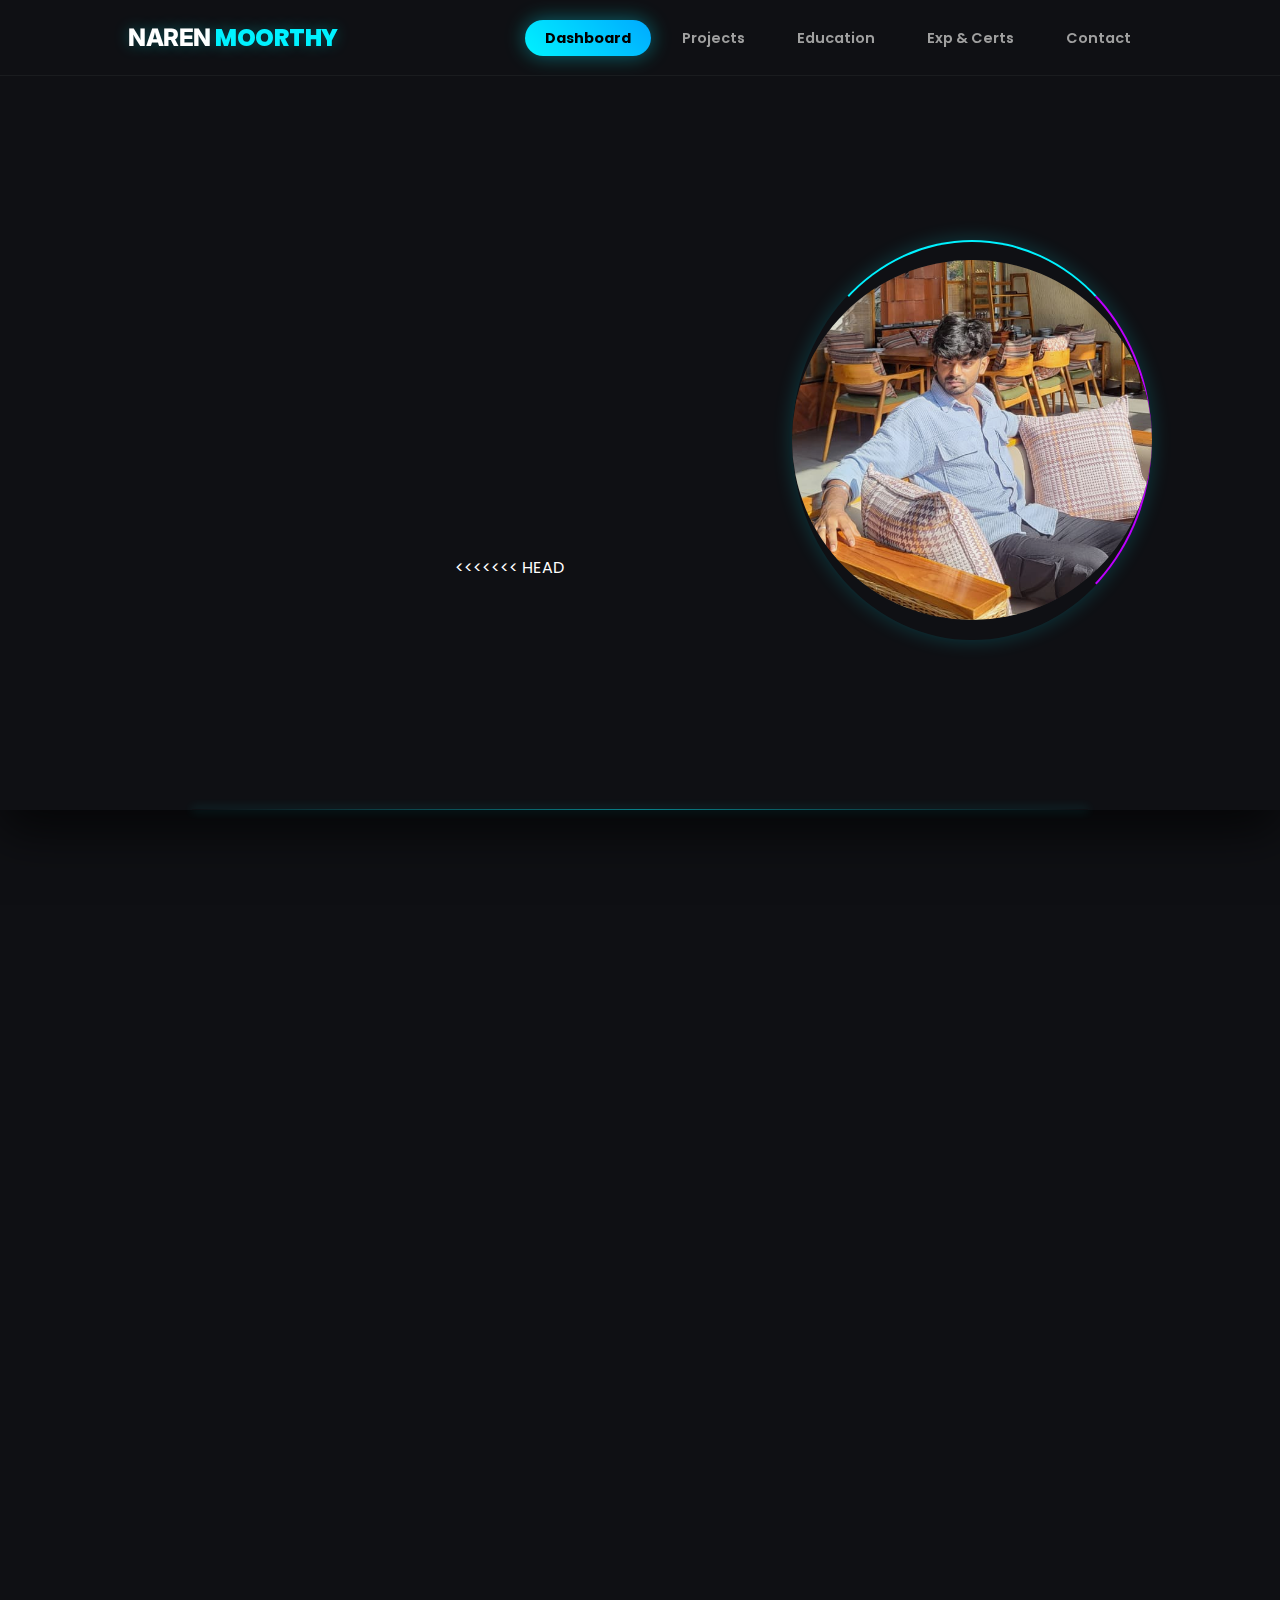
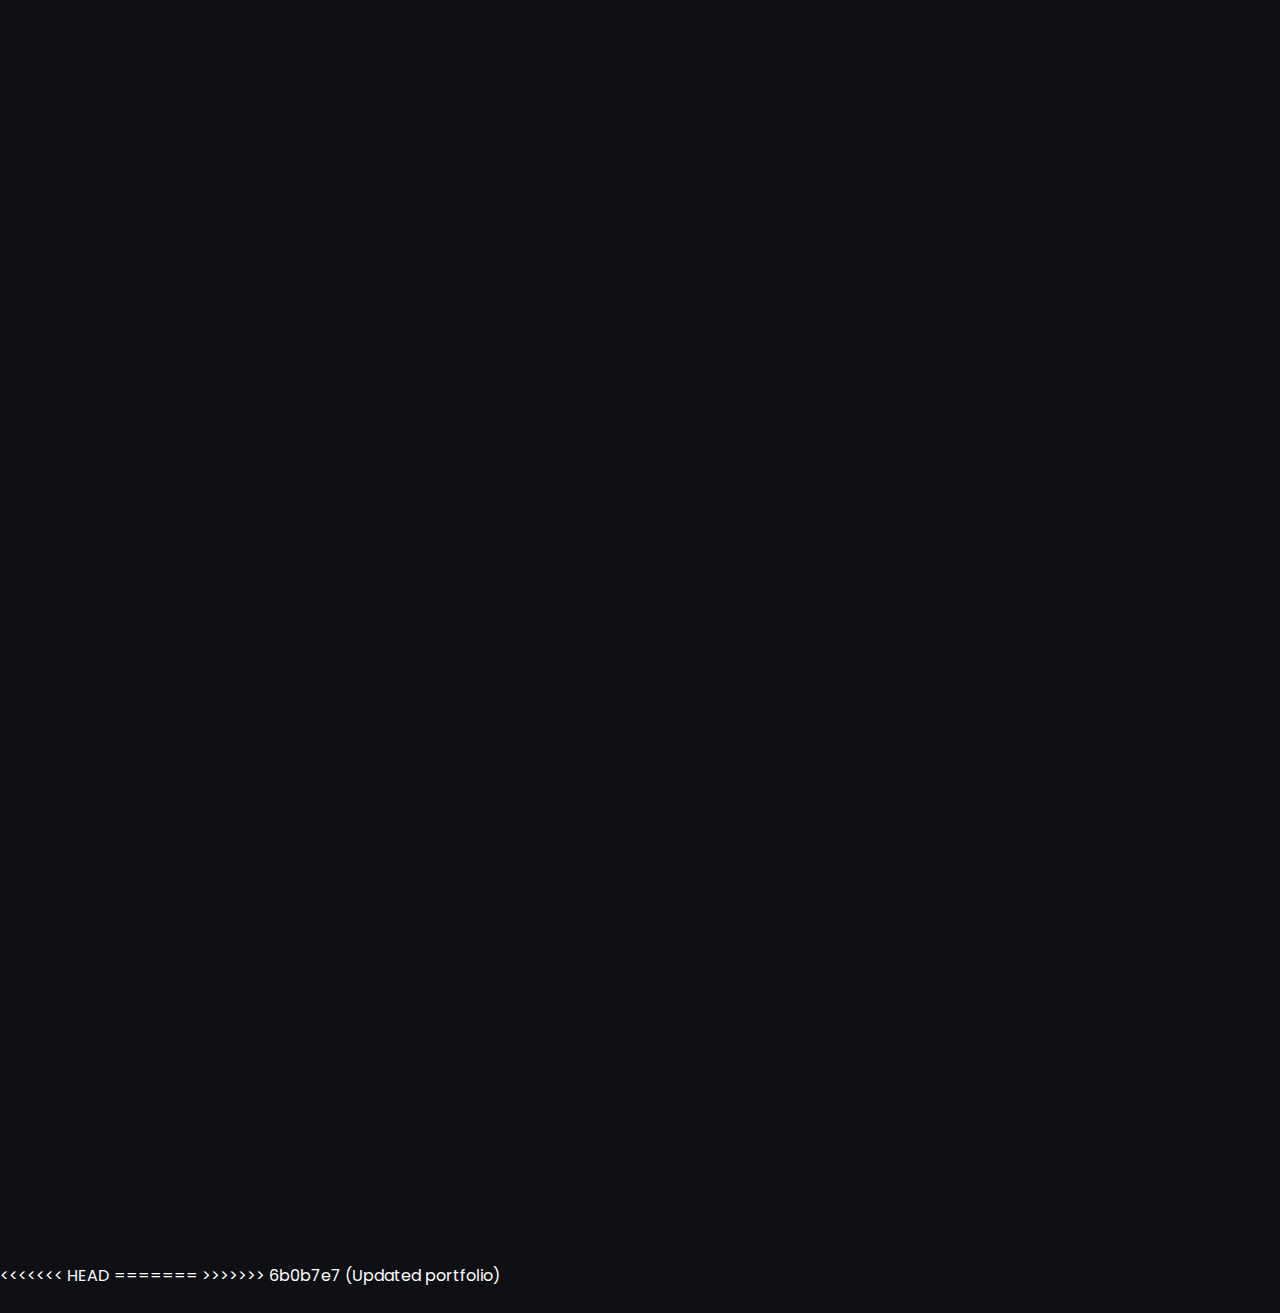
<file: index.html>
<!DOCTYPE html>
<html lang="en">

<head>
    <meta charset="UTF-8">
    <meta name="viewport" content="width=device-width, initial-scale=1.0">
    <title>Naren Moorthy | Dashboard</title>
    <link
        href="https://fonts.googleapis.com/css2?family=Inter:wght@400;600;700;800&family=Poppins:wght@300;400;500;600&display=swap"
        rel="stylesheet">
    <link rel="stylesheet" href="https://cdnjs.cloudflare.com/ajax/libs/font-awesome/6.4.0/css/all.min.css">
    <link rel="stylesheet" href="style.css">
</head>

<body>

    <header>
        <div class="brand">NAREN <span>MOORTHY</span></div>
        <ul class="nav-links">
            <li><a href="index.html" class="active">Dashboard</a></li>
            <li><a href="projects.html">Projects</a></li>
            <li><a href="education.html">Education</a></li>
            <li><a href="experience.html">Exp & Certs</a></li>
            <li><a href="contact.html">Contact</a></li>
        </ul>
    </header>

    <section class="hero">
        <div class="hero-text">
            <h3 class="typing-wrapper">Hey, I'm Naren Moorthy</h3>

            <h1 class="shimmer-text">Full Stack Developer <br> & Security Analyst</h1>

            <p>
                A Pre Final Year BTech CSE student bridging the gap between secure architectures and scalable
                applications.
                Specializing in <strong>Computer Vision & AI</strong> models, <strong>Modern Full Stack
                    (MERN/Next.js)</strong> development,
                and offensive <strong>CyberSecurity</strong> operations.
            </p>

            <a href="contact.html" class="btn btn-primary">Get in Touch</a>
            <a href="projects.html" class="btn btn-outline">View Work</a>
<<<<<<< HEAD
            
            <a href="CB.SC.U4CSE23637(7).pdf" download="Naren_Moorthy_Resume" class="btn btn-outline">
=======

            <a href="cb.sc.u4cse23637.pdf" download="Naren_Moorthy_Resume" class="btn btn-outline">
>>>>>>> 6b0b7e7 (Updated portfolio)
                Download CV <i class="fas fa-download"></i>
            </a>
        </div>

        <div class="hero-img">
            <div class="img-ring"></div>
            <img src="profile_pic.jpg" alt="Naren Profile" class="my-photo"
                style="object-fit: cover; object-position: 50% 80% !important;">
        </div>
    </section>

    <section class="about-section reveal">
        <div class="about-services">
            <div class="service-row">
                <div class="s-icon"><i class="fas fa-eye"></i></div>
                <div class="s-text">
                    <h4>AI & Computer Vision</h4>
                    <p>Building multimodal vision models, agentic LLM workflows, and fine-tuning Neural Networks.</p>
                </div>
            </div>
            <div class="service-row">
                <div class="s-icon"><i class="fas fa-layer-group"></i></div>
                <div class="s-text">
                    <h4>Full Stack Engineering</h4>
                    <p>Developing robust, real-time web apps with React, Next.js, Node.js, and WebSockets.</p>
                </div>
            </div>
            <div class="service-row">
                <div class="s-icon"><i class="fas fa-shield-alt"></i></div>
                <div class="s-text">
                    <h4>CyberSecurity</h4>
                    <p>Vulnerability assessment and securing platforms using different Kali Linux Tools and Zero-Trust
                        logic.</p>
                </div>
            </div>
        </div>

        <div class="about-bio">
            <h2>About <span style="color:var(--accent)">Me</span></h2>
            <p>
                I am a pre final-year B.Tech student at <strong>Amrita Vishwa Vidyapeetham</strong> (CGPA 8.57).
<<<<<<< HEAD
                I don't just write code; I secure it. From engineering blockchain supply chains on <strong>Ethereum Sepolia</strong> to conducting penetration tests using <strong>Burp Suite</strong>, my goal is to build software that is efficient, intelligent, and hack-proof.
=======
                I don't just write code; I secure it. From engineering blockchain supply chains on <strong>Ethereum
                    Sepolia</strong> to conducting penetration tests using <strong>Burp Suite</strong>, my goal is to
                build software that is efficient, intelligent, and hack-proof.
>>>>>>> 6b0b7e7 (Updated portfolio)
            </p>

            <div class="stats-container">
                <div class="stat-box">
                    <div class="gpa-circle">
                        <div class="gpa-inner">
                            <span class="gpa-val">8.57</span>
                            <span class="gpa-max">/ 10</span>
                        </div>
                    </div>
                    <div class="stat-label">CGPA Score</div>
                </div>

                <div class="stat-box">
                    <div class="stat-number">15<span>+</span></div>
                    <div class="stat-label">Major Projects<br>(AI, Web3, CyberSecurity, Full Stack)</div>
                </div>

                <div class="stat-box">
                    <div class="stat-number">4<span>Months</span></div>
                    <div class="stat-label">Internship<br>Experience</div>
                </div>
            </div>
        </div>
    </section>

    <section class="workflow-section reveal">
        <h2 class="skills-title">The <span style="color:var(--accent)">ThinkFlow</span></h2>
        <p style="color:var(--text-gray); margin-bottom: 20px;">My unique approach combining development creation with
            security destruction.</p>

        <div class="workflow-grid">
            <div class="workflow-step">
                <span class="step-number">01</span>
                <i class="fas fa-layer-group step-icon"></i>
                <div class="step-title">Architect & Build</div>
                <p style="font-size: 0.9rem; color: #aaa;">Developing scalable Full Stack apps using React/Next.js,
                    Node.js, and
                    Smart Contracts.</p>
            </div>

            <div class="workflow-step">
                <span class="step-number">02</span>
                <i class="fas fa-biohazard step-icon" style="color: var(--accent-purple)"></i>
                <div class="step-title">Attack & Audit</div>
                <p style="font-size: 0.9rem; color: #aaa;">Stress-testing the system using Burp Suite, Kali Tools, and
                    Manual Penetration Testing.</p>
            </div>

            <div class="workflow-step">
                <span class="step-number">03</span>
                <i class="fas fa-shield-alt step-icon"></i>
                <div class="step-title">Fortify & Optimize</div>
                <p style="font-size: 0.9rem; color: #aaa;">Patching vulnerabilities, optimizing Algorithms (DSA), and
                    deploying secure code.</p>
            </div>
        </div>
    </section>

    <div class="skills-container reveal">
<<<<<<< HEAD
        <h2 class="skills-title">Technical <span style="color:var(--accent)">Stack</span></h2>
        
=======
        <h2 class="skills-title">Technical <span style="color:var(--accent)">Arsenal</span></h2>

>>>>>>> 6b0b7e7 (Updated portfolio)
        <div class="skills-grid">

            <div class="skill-card">
                <i class="fab fa-react skill-icon"></i>
                <div class="skill-name">Modern Full Stack</div>
                <div class="progress-bar">
                    <div class="progress-fill" style="width: 90%"></div>
                </div>
                <div class="skill-percent">React/Next.js, Node.js, Prisma, MongoDB</div>
            </div>

            <div class="skill-card">
                <i class="fas fa-code skill-icon"></i>
                <div class="skill-name">Core Languages</div>
                <div class="progress-bar">
                    <div class="progress-fill" style="width: 95%"></div>
                </div>
                <div class="skill-percent">Java, C++, C, Python, TypeScript</div>
            </div>

            <div class="skill-card">
                <i class="fas fa-bug skill-icon" style="color:#ff0055"></i>
                <div class="skill-name">Offensive Security</div>
                <div class="progress-bar">
                    <div class="progress-fill" style="width: 85%; background:#ff0055; box-shadow:0 0 10px #ff0055;">
                    </div>
                </div>
                <div class="skill-percent">Burp Suite, Metasploit, GoBuster</div>
            </div>

            <div class="skill-card">
                <i class="fas fa-network-wired skill-icon"></i>
                <div class="skill-name">Network Analysis</div>
                <div class="progress-bar">
                    <div class="progress-fill" style="width: 80%"></div>
                </div>
                <div class="skill-percent">Wireshark, Nmap, Scapy</div>
            </div>

            <div class="skill-card">
                <i class="fas fa-brain skill-icon"></i>
                <div class="skill-name">AI & Vision</div>
                <div class="progress-bar">
                    <div class="progress-fill" style="width: 85%"></div>
                </div>
                <div class="skill-percent">PyTorch, OpenCV, ViT, MediaPipe, LLMs</div>
            </div>

            <div class="skill-card">
                <i class="fab fa-ethereum skill-icon"></i>
                <div class="skill-name">Blockchain</div>
                <div class="progress-bar">
                    <div class="progress-fill" style="width: 75%"></div>
                </div>
                <div class="skill-percent">Solidity, Ethereum Sepolia, Web3.js</div>
            </div>

            <div class="skill-card">
                <i class="fab fa-html5 skill-icon"></i>
                <div class="skill-name">Web Technologies</div>
                <div class="progress-bar">
                    <div class="progress-fill" style="width: 90%"></div>
                </div>
                <div class="skill-percent">REST/WebSockets, WebRTC, PWA, JWT</div>
            </div>

            <div class="skill-card">
                <i class="fas fa-database skill-icon"></i>
                <div class="skill-name">Data & Algo</div>
                <div class="progress-bar">
                    <div class="progress-fill" style="width: 85%"></div>
                </div>
                <div class="skill-percent">DSA, Problem Solving</div>
            </div>

        </div>
    </div>

    <script src="script.js"></script>
</body>
<<<<<<< HEAD
</html>
=======

</html>
>>>>>>> 6b0b7e7 (Updated portfolio)
</file>
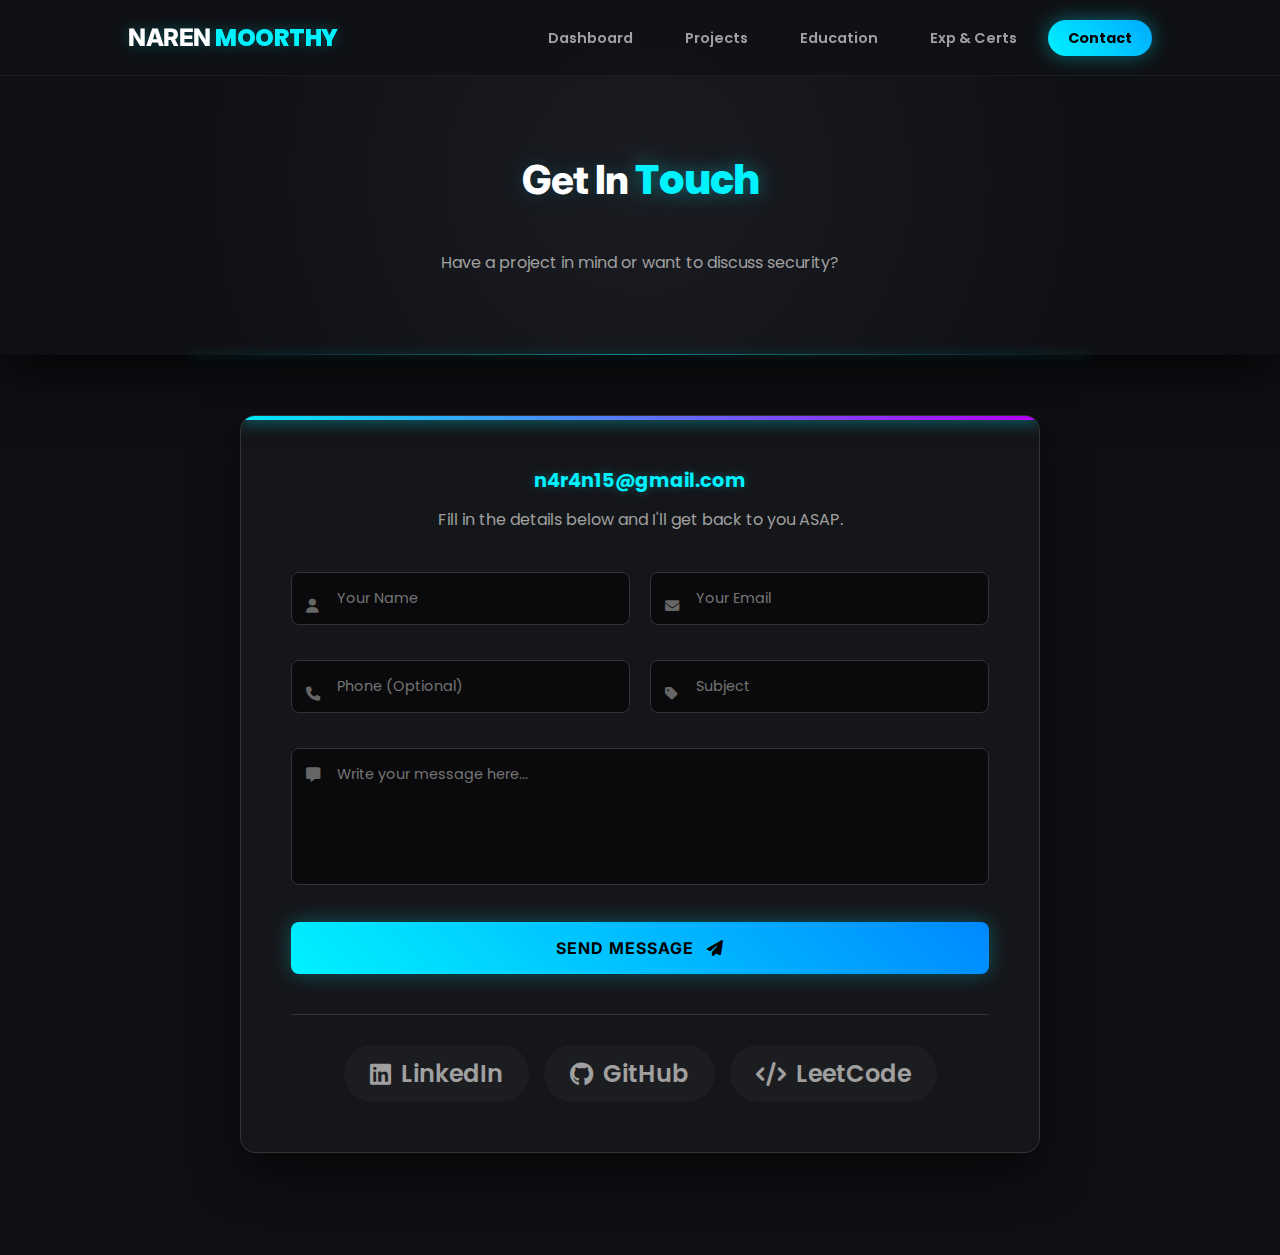
<file: contact.html>
<!DOCTYPE html>
<html lang="en">
<head>
    <meta charset="UTF-8">
    <meta name="viewport" content="width=device-width, initial-scale=1.0">
    <title>Naren Moorthy | Contact</title>
    <link href="https://fonts.googleapis.com/css2?family=Inter:wght@400;600;700;800&family=Poppins:wght@300;400;500;600&display=swap" rel="stylesheet">
    <link rel="stylesheet" href="https://cdnjs.cloudflare.com/ajax/libs/font-awesome/6.4.0/css/all.min.css">
    <link rel="stylesheet" href="style.css">
    <style>
        /* Specific Styles for Contact Page */
        .contact-hero {
            text-align: center;
            padding: 150px 10% 80px;
            background: radial-gradient(circle at center, #1a1c22 0%, var(--bg-dark) 70%);
        }

        .contact-box {
            width: 100%;
            max-width: 800px;
            background: #15161a; /* Darker card background */
            padding: 50px;
            border-radius: 15px;
            border: 1px solid #333;
            box-shadow: 0 20px 50px rgba(0,0,0,0.6);
            margin: 0 auto;
            position: relative;
            overflow: hidden;
            transition: 0.3s;
        }

        /* Top Neon Line */
        .contact-box::before {
            content: '';
            position: absolute;
            top: 0; left: 0; width: 100%; height: 4px;
            background: linear-gradient(90deg, var(--accent), var(--accent-purple));
            box-shadow: 0 0 15px var(--accent);
        }

        .contact-box:hover {
            border-color: rgba(0, 242, 255, 0.3);
            transform: translateY(-5px);
        }

        .info-text {
            text-align: center;
            color: var(--text-gray);
            margin-bottom: 40px;
            line-height: 1.6;
            font-size: 1rem;
        }

        .email-highlight {
            color: var(--accent);
            font-weight: 700;
            font-size: 1.2rem;
            margin-bottom: 10px;
            display: inline-block;
            text-shadow: 0 0 10px rgba(0, 242, 255, 0.3);
        }

        /* Form Grid */
        .form-grid {
            display: grid;
            grid-template-columns: 1fr 1fr;
            gap: 20px;
            margin-bottom: 20px;
        }

        /* Input Styling */
        .input-wrapper { position: relative; }

        .input-wrapper i {
            position: absolute;
            left: 15px; top: 50%;
            transform: translateY(-50%);
            color: #666;
            font-size: 0.9rem;
            transition: 0.3s;
        }
        
        .input-wrapper.msg-wrapper i { top: 20px; transform: none; }

        form input, form textarea {
            width: 100%;
            padding: 15px 15px 15px 45px;
            background: #0a0a0c;
            border: 1px solid #333;
            color: #fff;
            border-radius: 8px;
            font-family: 'Poppins', sans-serif;
            font-size: 0.9rem;
            transition: 0.3s ease;
        }

        form input:focus, form textarea:focus {
            outline: none;
            border-color: var(--accent);
            box-shadow: 0 0 15px rgba(0, 242, 255, 0.15);
            background: #111;
        }
        
        .input-wrapper input:focus + i,
        .input-wrapper textarea:focus + i {
            color: var(--accent);
            text-shadow: 0 0 8px var(--accent);
        }

        textarea { resize: none; }

        /* Submit Button */
        .submit-btn {
            width: 100%;
            padding: 16px;
            background: linear-gradient(45deg, var(--accent), #0088ff);
            border: none;
            border-radius: 8px;
            font-weight: 700;
            font-family: 'Inter', sans-serif;
            letter-spacing: 1px;
            color: #000;
            cursor: pointer;
            transition: 0.3s;
            text-transform: uppercase;
            font-size: 1rem;
            margin-top: 15px;
            box-shadow: 0 0 20px rgba(0, 242, 255, 0.3);
        }

        .submit-btn:hover {
            transform: translateY(-3px);
            box-shadow: 0 0 30px rgba(0, 242, 255, 0.6);
            color: #fff;
        }

        /* Social Badges */
        .socials {
            display: flex;
            justify-content: center;
            gap: 15px;
            margin-top: 40px;
            border-top: 1px solid #333;
            padding-top: 30px;
        }

        .social-btn {
            display: flex;
            align-items: center;
            gap: 10px;
            padding: 10px 25px;
            background: rgba(255,255,255,0.03);
            border: 1px solid transparent;
            border-radius: 30px;
            color: var(--text-gray);
            font-size: 0.9rem;
            font-weight: 600;
            transition: 0.3s;
        }

        .social-btn:hover {
            background: rgba(0, 242, 255, 0.1);
            border-color: var(--accent);
            color: var(--accent);
            transform: translateY(-3px);
            box-shadow: 0 0 15px rgba(0, 242, 255, 0.2);
        }

        @media(max-width: 600px) {
            .form-grid { grid-template-columns: 1fr; }
            .contact-box { padding: 30px 20px; }
            .socials { flex-wrap: wrap; }
        }
    </style>
</head>
<body>

    <header>
        <div class="brand">NAREN <span>MOORTHY</span></div>
        <ul class="nav-links">
            <li><a href="index.html">Dashboard</a></li>
            <li><a href="projects.html">Projects</a></li>
            <li><a href="education.html">Education</a></li>
            <li><a href="experience.html">Exp & Certs</a></li>
            <li><a href="contact.html" class="active">Contact</a></li>
        </ul>
    </header>

    <section class="contact-hero reveal">
        <h1 class="page-title">Get In <span style="color:var(--accent)">Touch</span></h1>
        <p style="color:var(--text-gray);">Have a project in mind or want to discuss security?</p>
    </section>

    <div class="container" style="padding-top: 60px;">
        
        <div class="contact-box reveal">
            
            <div class="info-text">
                <span class="email-highlight">n4r4n15@gmail.com</span><br>
                Fill in the details below and I'll get back to you ASAP.
            </div>

            <form action="https://formspree.io/f/mwvebwdq" method="POST">
                
                <div class="form-grid">
                    <div class="input-wrapper">
                        <input type="text" name="name" placeholder="Your Name" required>
                        <i class="fas fa-user"></i>
                    </div>
                    <div class="input-wrapper">
                        <input type="email" name="email" placeholder="Your Email" required>
                        <i class="fas fa-envelope"></i>
                    </div>
                </div>

                <div class="form-grid">
                    <div class="input-wrapper">
                        <input type="tel" name="phone" placeholder="Phone (Optional)">
                        <i class="fas fa-phone"></i>
                    </div>
                    <div class="input-wrapper">
                        <input type="text" name="subject" placeholder="Subject">
                        <i class="fas fa-tag"></i>
                    </div>
                </div>

                <div class="input-wrapper msg-wrapper">
                    <textarea name="message" rows="5" placeholder="Write your message here..." required></textarea>
                    <i class="fas fa-comment-alt"></i>
                </div>

                <button type="submit" class="submit-btn">
                    Send Message <i class="fas fa-paper-plane" style="margin-left:8px;"></i>
                </button>
            </form>

            <div class="socials">
                <a href="https://linkedin.com/in/naren-moorthy-ab3a29266/" target="_blank" class="social-btn">
                    <i class="fab fa-linkedin"></i> LinkedIn
                </a>
                <a href="https://github.com/Naren-bit" target="_blank" class="social-btn">
                    <i class="fab fa-github"></i> GitHub
                </a>
                <a href="https://leetcode.com/u/_naren_18/" target="_blank" class="social-btn">
                    <i class="fas fa-code"></i> LeetCode
                </a>
            </div>
        </div>
    </div>

    <script src="script.js"></script>
</body>
</html>
</file>
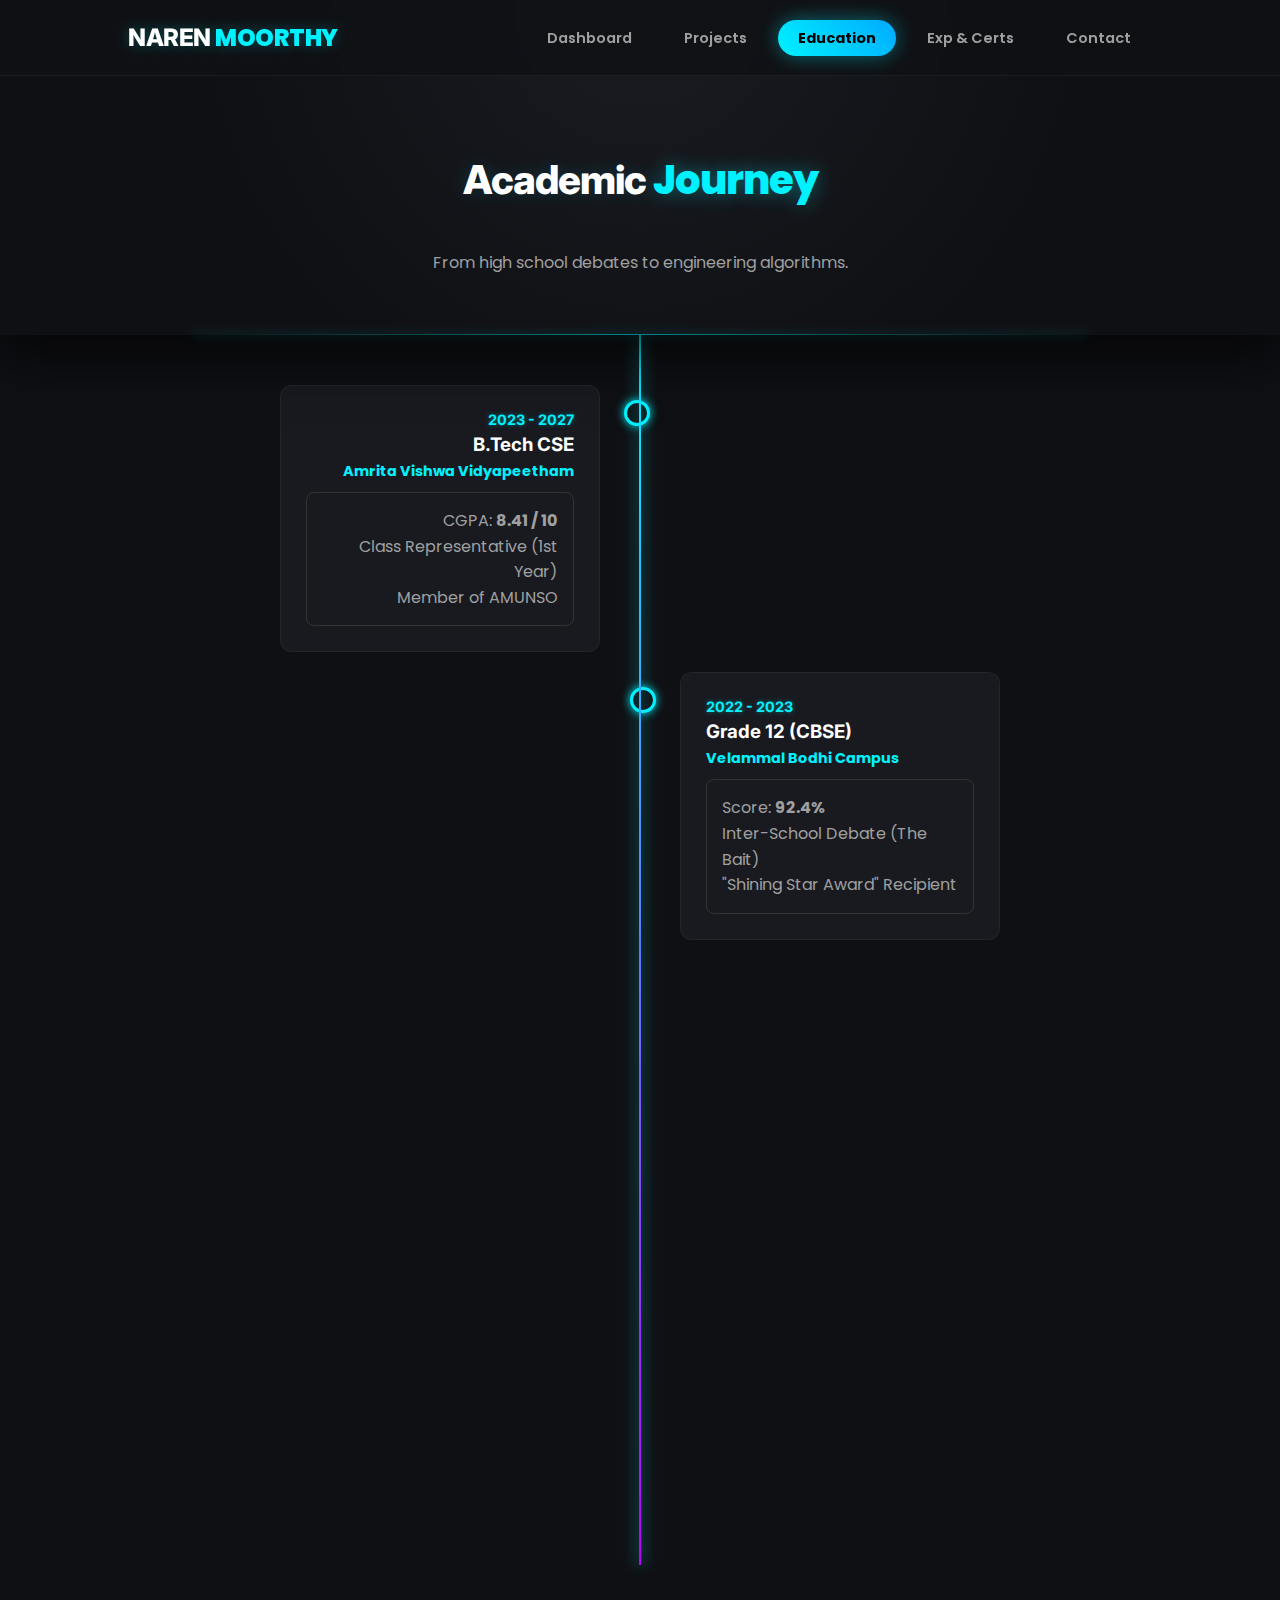
<file: education.html>
<!DOCTYPE html>
<html lang="en">
<head>
    <meta charset="UTF-8">
    <meta name="viewport" content="width=device-width, initial-scale=1.0">
    <title>Naren Moorthy | Education</title>
    <link href="https://fonts.googleapis.com/css2?family=Inter:wght@400;600;700;800&family=Poppins:wght@300;400;500;600&display=swap" rel="stylesheet">
    <link rel="stylesheet" href="https://cdnjs.cloudflare.com/ajax/libs/font-awesome/6.4.0/css/all.min.css">
    <link rel="stylesheet" href="style.css">
    <style>
        .edu-hero {
            text-align: center;
            padding: 150px 10% 60px;
            background: radial-gradient(circle at top, #1a1c22 0%, var(--bg-dark) 60%);
        }

        .timeline-container {
            max-width: 800px;
            margin: 0 auto;
            position: relative;
            padding: 40px 0;
        }

        .timeline-container::after {
            content: '';
            position: absolute;
            width: 2px;
            background: linear-gradient(180deg, var(--accent), var(--accent-purple));
            top: 0; bottom: 0; left: 50%;
            margin-left: -1px;
            box-shadow: 0 0 15px var(--accent);
        }

        .timeline-box {
            padding: 10px 40px;
            position: relative;
            background-color: inherit;
            width: 50%;
        }

        .timeline-box.left { left: 0; text-align: right; }
        .timeline-box.right { left: 50%; text-align: left; }

        .content-card {
            padding: 25px;
            background: var(--bg-card);
            border-radius: 12px;
            border: 1px solid rgba(255,255,255,0.05);
            position: relative;
            transition: 0.3s;
        }

        .content-card:hover {
            transform: scale(1.02);
            border-color: var(--accent);
            box-shadow: 0 0 25px rgba(0, 242, 255, 0.15);
        }

        .timeline-box::after {
            content: '';
            position: absolute;
            width: 20px; height: 20px;
            right: -10px;
            background: var(--bg-dark);
            border: 3px solid var(--accent);
            top: 25px;
            border-radius: 50%;
            z-index: 1;
            box-shadow: 0 0 10px var(--accent);
        }
        
        .timeline-box.right::after { left: -10px; }

        .achievements-grid {
            display: grid;
            grid-template-columns: repeat(auto-fit, minmax(250px, 1fr));
            gap: 20px;
            margin-top: 60px;
        }

        .achievement-item {
            background: rgba(255,255,255,0.02);
            padding: 20px;
            border-radius: 8px;
            border-left: 3px solid var(--accent-purple);
            display: flex;
            align-items: center;
            gap: 15px;
            transition: 0.3s;
        }

        .achievement-item:hover {
            background: rgba(255,255,255,0.05);
            transform: translateY(-5px);
            box-shadow: 0 0 15px rgba(189, 0, 255, 0.2);
        }

        @media screen and (max-width: 600px) {
            .timeline-container::after { left: 31px; }
            .timeline-box { width: 100%; padding-left: 70px; padding-right: 25px; }
            .timeline-box.left { text-align: left; }
            .timeline-box.left::after, .timeline-box.right::after { left: 21px; }
            .timeline-box.right { left: 0%; }
        }
    </style>
</head>
<body>

    <header>
        <div class="brand">NAREN <span>MOORTHY</span></div>
        <ul class="nav-links">
            <li><a href="index.html">Dashboard</a></li>
            <li><a href="projects.html">Projects</a></li>
            <li><a href="education.html" class="active">Education</a></li>
            <li><a href="experience.html">Exp & Certs</a></li>
            <li><a href="contact.html">Contact</a></li>
        </ul>
    </header>

    <section class="edu-hero reveal">
        <h1 class="page-title">Academic <span style="color:var(--accent)">Journey</span></h1>
        <p style="color:var(--text-gray);">From high school debates to engineering algorithms.</p>
    </section>

    <div class="container" style="padding-top: 0;">
        
        <div class="timeline-container">
            
            <div class="timeline-box left reveal">
                <div class="content-card">
                    <span class="year">2023 - 2027</span>
                    <h3 style="color:#fff; font-family:'Inter'; margin-bottom:5px;">B.Tech CSE</h3>
                    <h4 style="color:var(--accent); font-size:0.9rem; margin-bottom:10px;">Amrita Vishwa Vidyapeetham</h4>
                    <p class="details">
                        CGPA: <strong>8.41 / 10</strong><br>
                        Class Representative (1st Year)<br>
                        Member of AMUNSO
                    </p>
                </div>
            </div>

            <div class="timeline-box right reveal">
                <div class="content-card">
                    <span class="year">2022 - 2023</span>
                    <h3 style="color:#fff; font-family:'Inter'; margin-bottom:5px;">Grade 12 (CBSE)</h3>
                    <h4 style="color:var(--accent); font-size:0.9rem; margin-bottom:10px;">Velammal Bodhi Campus</h4>
                    <p class="details">
                        Score: <strong>92.4%</strong><br>
                        Inter-School Debate (The Bait)<br>
                        "Shining Star Award" Recipient
                    </p>
                </div>
            </div>

            <div class="timeline-box left reveal">
                <div class="content-card">
                    <span class="year">2020 - 2021</span>
                    <h3 style="color:#fff; font-family:'Inter'; margin-bottom:5px;">Grade 10 (CBSE)</h3>
                    <h4 style="color:var(--accent); font-size:0.9rem; margin-bottom:10px;">Queen Mira International</h4>
                    <p class="details">
                        Score: <strong>94.6%</strong><br>
                        Minister of Info & Broadcasting<br>
                        IIMUN 2019 Mock Parliament
                    </p>
                </div>
            </div>

            <div class="timeline-box right reveal">
                <div class="content-card">
                    <span class="year">2009-2018</span>
                    <h3 style="color:#fff; font-family:'Inter'; margin-bottom:5px;">Primary & Middle School</h3>
                    <h4 style="color:var(--accent); font-size:0.9rem; margin-bottom:10px;">Delhi Private School (DPS), Dubai</h4>
                    <p class="details">
                        <strong>Blue Blazer & Scholar Badge</strong><br>
                        Ignited Mind Award Recipient<br>
                        Al Sadiq Cricket Runner Up '14
                    </p>
                </div>
            </div>
        </div>

        <h2 class="page-title reveal" style="font-size: 2rem; margin-top: 80px;">Honors & <span style="color:var(--accent-purple)">Awards</span></h2>
        
        <div class="achievements-grid reveal">
            <div class="achievement-item">
                <i class="fas fa-user-tie" style="font-size: 2rem; color: #00f2ff;"></i>
                <div>
                    <h4 style="color:#fff;">Blue Blazer</h4>
                    <p style="font-size:0.8rem; color:#888;">Awarded for prestigious academic excellence</p>
                </div>
            </div>

            <div class="achievement-item">
                <i class="fas fa-medal" style="font-size: 2rem; color: #FFD700;"></i>
                <div>
                    <h4 style="color:#fff;">Scholar Badge</h4>
                    <p style="font-size:0.8rem; color:#888;">Consistent excellence (Grade 4, 6, 7, 8)</p>
                </div>
            </div>

            <div class="achievement-item">
                <i class="fas fa-lightbulb" style="font-size: 2rem; color: var(--accent);"></i>
                <div>
                    <h4 style="color:#fff;">Ignited Mind Award</h4>
                    <p style="font-size:0.8rem; color:#888;">Prestigious Academic Honor (DPS)</p>
                </div>
            </div>

            <div class="achievement-item">
                <i class="fas fa-star" style="font-size: 2rem; color: #ff00ff;"></i>
                <div>
                    <h4 style="color:#fff;">Shining Star Award</h4>
                    <p style="font-size:0.8rem; color:#888;">Academic Excellence in Grade 11</p>
                </div>
            </div>

            <div class="achievement-item">
                <i class="fas fa-users" style="font-size: 2rem; color: #00ff88;"></i>
                <div>
                    <h4 style="color:#fff;">Class Representative</h4>
                    <p style="font-size:0.8rem; color:#888;">First Year - Amrita University</p>
                </div>
            </div>

            <div class="achievement-item">
                <i class="fas fa-bullhorn" style="font-size: 2rem; color: #ff9900;"></i>
                <div>
                    <h4 style="color:#fff;">Student Council</h4>
                    <p style="font-size:0.8rem; color:#888;">Minister of Info & Broadcasting (QMIS)</p>
                </div>
            </div>

            <div class="achievement-item">
                <i class="fas fa-microphone-alt" style="font-size: 2rem; color: #ff4444;"></i>
                <div>
                    <h4 style="color:#fff;">Public Speaking</h4>
                    <p style="font-size:0.8rem; color:#888;">IIMUN Parliament & 'The Bait' Debate</p>
                </div>
            </div>

            <div class="achievement-item">
                <i class="fas fa-running" style="font-size: 2rem; color: var(--accent-purple);"></i>
                <div>
                    <h4 style="color:#fff;">Sports Achievements</h4>
                    <p style="font-size:0.8rem; color:#888;">Al Sadiq Cricket Runner Up & Sprinting</p>
                </div>
            </div>
        </div>

    </div>
    <script src="script.js"></script>
</body>
</html>
</file>
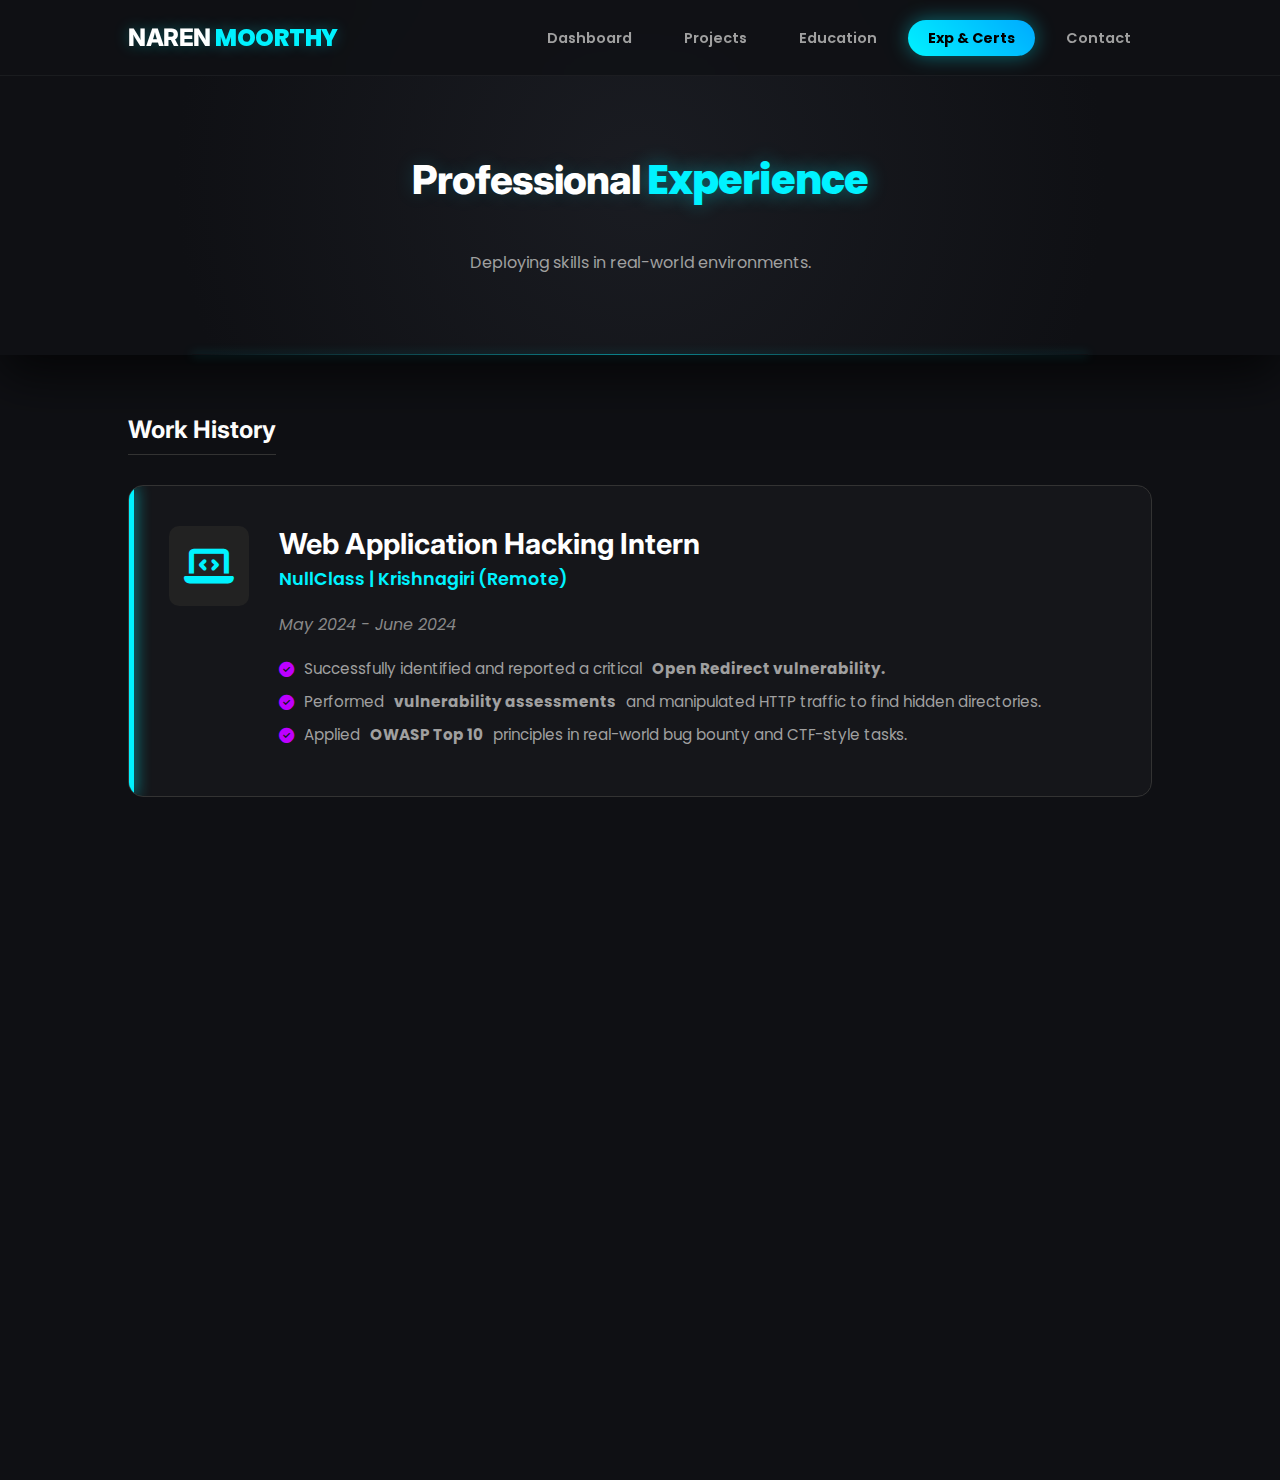
<file: experience.html>
<!DOCTYPE html>
<html lang="en">

<head>
    <meta charset="UTF-8">
    <meta name="viewport" content="width=device-width, initial-scale=1.0">
    <title>Naren Moorthy | Experience</title>
    <link
        href="https://fonts.googleapis.com/css2?family=Inter:wght@400;600;700;800&family=Poppins:wght@300;400;500;600&display=swap"
        rel="stylesheet">
    <link rel="stylesheet" href="https://cdnjs.cloudflare.com/ajax/libs/font-awesome/6.4.0/css/all.min.css">
    <link rel="stylesheet" href="style.css">
    <style>
        .exp-hero {
            text-align: center;
            padding: 150px 10% 80px;
            background: radial-gradient(circle at center, #1a1c22 0%, var(--bg-dark) 70%);
            position: relative;
        }

        .job-card {
            background: #15161a;
            border: 1px solid #333;
            border-radius: 15px;
            padding: 40px;
            margin-bottom: 60px;
            position: relative;
            overflow: hidden;
            display: flex;
            gap: 30px;
            align-items: flex-start;
            transition: 0.3s;
        }

        .job-card:hover {
            transform: translateY(-5px);
            border-color: var(--accent);
            box-shadow: 0 0 30px rgba(0, 0, 0, 0.4);
        }

        .job-card::before {
            content: '';
            position: absolute;
            left: 0;
            top: 0;
            bottom: 0;
            width: 5px;
            background: var(--accent);
            box-shadow: 0 0 15px var(--accent);
        }

        .company-logo-box {
            width: 80px;
            height: 80px;
            background: #222;
            border-radius: 10px;
            display: flex;
            align-items: center;
            justify-content: center;
            font-size: 2.5rem;
            color: var(--accent);
            flex-shrink: 0;
        }

        .job-details h3 {
            font-family: 'Inter';
            font-size: 1.8rem;
            margin-bottom: 5px;
        }

        .job-details h4 {
            color: var(--accent);
            font-size: 1.1rem;
            margin-bottom: 20px;
            font-weight: 600;
        }

        .task-list li {
            margin-bottom: 10px;
            color: var(--text-gray);
            font-size: 0.95rem;
            display: flex;
            align-items: flex-start;
            gap: 10px;
        }

        .task-list li i {
            color: var(--accent-purple);
            margin-top: 5px;
        }

        .certs-grid {
            display: grid;
            grid-template-columns: repeat(auto-fit, minmax(300px, 1fr));
            gap: 30px;
        }

        .cert-card {
            background: rgba(255, 255, 255, 0.03);
            padding: 25px;
            border-radius: 12px;
            border: 1px solid rgba(255, 255, 255, 0.05);
            display: flex;
            align-items: center;
            gap: 20px;
            transition: 0.3s;
        }

        .cert-card:hover {
            background: rgba(255, 255, 255, 0.05);
            border-color: var(--accent);
            transform: translateY(-5px);
            box-shadow: 0 0 20px rgba(0, 242, 255, 0.1);
        }

        @media(max-width: 768px) {
            .job-card {
                flex-direction: column;
            }
        }
    </style>
</head>

<body>

    <header>
        <div class="brand">NAREN <span>MOORTHY</span></div>
        <ul class="nav-links">
            <li><a href="index.html">Dashboard</a></li>
            <li><a href="projects.html">Projects</a></li>
            <li><a href="education.html">Education</a></li>
            <li><a href="experience.html" class="active">Exp & Certs</a></li>
            <li><a href="contact.html">Contact</a></li>
        </ul>
    </header>

    <section class="exp-hero reveal">
        <h1 class="page-title">Professional <span style="color:var(--accent)">Experience</span></h1>
        <p style="color:var(--text-gray);">Deploying skills in real-world environments.</p>
    </section>

    <div class="container" style="padding-top: 60px;">

        <div class="reveal">
            <h2
                style="font-family:'Inter'; margin-bottom:30px; border-bottom:1px solid #333; padding-bottom:10px; display:inline-block;">
                Work History
            </h2>

            <div class="job-card">
                <div class="company-logo-box">
                    <i class="fas fa-laptop-code"></i>
                </div>
                <div class="job-details">
                    <h3>Web Application Hacking Intern</h3>
                    <h4>NullClass | Krishnagiri (Remote)</h4>
                    <p style="color:#888; font-style:italic; margin-bottom:20px;">May 2024 - June 2024</p>

                    <ul class="task-list">
                        <li><i class="fas fa-check-circle"></i> Successfully identified and reported a critical
                            <strong>Open Redirect vulnerability.</strong>
                        </li>
                        <li><i class="fas fa-check-circle"></i> Performed <strong>vulnerability assessments</strong> and
                            manipulated HTTP traffic to find hidden directories.</li>
                        <li><i class="fas fa-check-circle"></i> Applied <strong>OWASP Top 10</strong> principles in
                            real-world bug bounty and CTF-style tasks.</li>
                    </ul>
                </div>
            </div>
        </div>
        <div class="reveal">
            <h2
                style="font-family:'Inter'; margin-bottom:30px; border-bottom:1px solid #333; padding-bottom:10px; display:inline-block;">
                Work History
            </h2>

            <div class="job-card">
                <div class="company-logo-box">
                    <i class="fas fa-laptop-code"></i>
                </div>
                <div class="job-details">
                    <h3>Full Stack Engineer Intern</h3>
                    <h4>MetatronCube Software Solutions | Toronto,Canada (Remote)</h4>
                    <p style="color:#888; font-style:italic; margin-bottom:20px;">Feb 2026 (Present)</p>

                    <ul class="task-list">
                        <li><i class="fas fa-check-circle"></i> Currently Ongoing</li>
                    </ul>
                </div>
            </div>
        </div>

        <div class="reveal" style="margin-top: 80px;">
            <h2
                style="font-family:'Inter'; margin-bottom:30px; border-bottom:1px solid #333; padding-bottom:10px; display:inline-block;">
                Certifications & Licenses
            </h2>

            <div class="certs-grid">
                <div class="cert-card">
                    <i class="fab fa-google" style="font-size: 2.5rem; color: #fff;"></i>
                    <div>
                        <h4 style="font-weight:700; color:#fff;">Foundations Of CyberSecurity</h4>
                        <p style="font-size:0.85rem; color:var(--accent);">Google CyberSecurity Professional Certficate
                        </p>
                    </div>
                </div>

                <div class="cert-card">
                    <i class="fas fa-shield-alt" style="font-size: 2.5rem; color: var(--accent-purple);"></i>
                    <div>
                        <h4 style="font-weight:700; color:#fff;">Complete Cybersecurity Vol.1</h4>
                        <p style="font-size:0.85rem; color:var(--accent);">StationX - Encryption & Malware</p>
                    </div>
                </div>
            </div>
        </div>

    </div>
    <script src="script.js"></script>
</body>

</html>
</file>
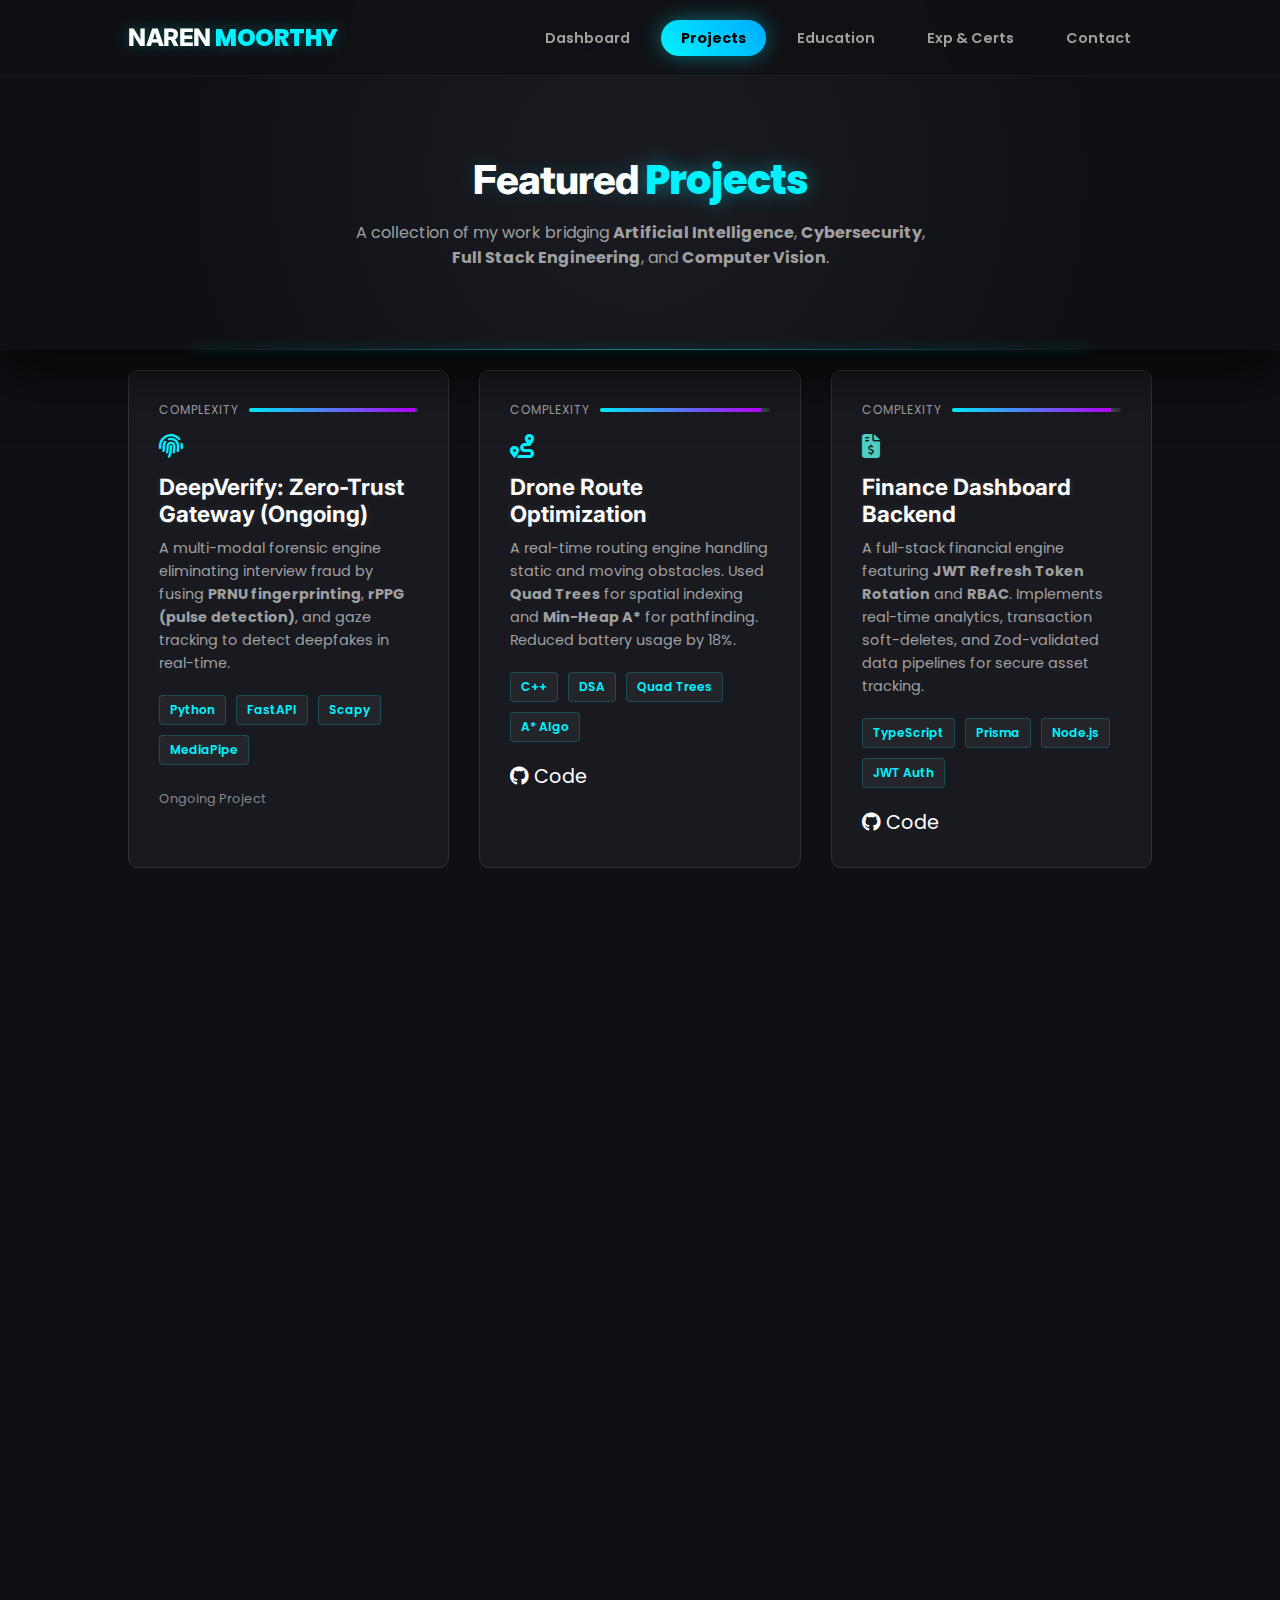
<file: projects.html>
<!DOCTYPE html>
<html lang="en">

<head>
    <meta charset="UTF-8">
    <meta name="viewport" content="width=device-width, initial-scale=1.0">
    <title>Naren Moorthy | Projects</title>
    <link
        href="https://fonts.googleapis.com/css2?family=Inter:wght@400;600;700;800&family=Poppins:wght@300;400;500;600&display=swap"
        rel="stylesheet">
    <link rel="stylesheet" href="https://cdnjs.cloudflare.com/ajax/libs/font-awesome/6.4.0/css/all.min.css">
    <link rel="stylesheet" href="style.css">
    <style>
        .project-hero {
            text-align: center;
            padding: 150px 10% 80px;
            background: radial-gradient(circle at center, #1a1c22 0%, var(--bg-dark) 70%);
        }

        .complexity-meter {
            display: flex;
            align-items: center;
            gap: 10px;
            margin-bottom: 15px;
            font-size: 0.75rem;
            color: var(--text-gray);
            font-family: 'Inter', sans-serif;
            text-transform: uppercase;
            letter-spacing: 1px;
        }

        .meter-bar {
            flex: 1;
            height: 4px;
            background: #333;
            border-radius: 2px;
            overflow: hidden;
        }

        .meter-fill {
            height: 100%;
            background: linear-gradient(90deg, var(--accent), var(--accent-purple));
            box-shadow: 0 0 10px var(--accent);
        }

        .card-icon {
            font-size: 1.5rem;
            color: var(--accent);
            margin-bottom: 15px;
            display: inline-block;
        }
    </style>
</head>

<body>

    <header>
        <div class="brand">NAREN <span>MOORTHY</span></div>
        <ul class="nav-links">
            <li><a href="index.html">Dashboard</a></li>
            <li><a href="projects.html" class="active">Projects</a></li>
            <li><a href="education.html">Education</a></li>
            <li><a href="experience.html">Exp & Certs</a></li>
            <li><a href="contact.html">Contact</a></li>
        </ul>
    </header>

    <section class="project-hero reveal">
        <h1 class="page-title" style="margin-bottom: 10px;">Featured <span style="color:var(--accent)">Projects</span>
        </h1>
        <p style="color:var(--text-gray); max-width: 600px; margin: 0 auto;">
            A collection of my work bridging <strong>Artificial Intelligence</strong>, <strong>Cybersecurity</strong>,
            <strong>Full Stack Engineering</strong>, and <strong>Computer Vision</strong>.
        </p>
    </section>

    <div class="container" style="padding-top: 20px;">
        <div class="project-grid">

            <div class="card reveal">
                <div class="complexity-meter">
                    <span>Complexity</span>
                    <div class="meter-bar">
                        <div class="meter-fill" style="width: 98%"></div>
                    </div>
                </div>
                <i class="fas fa-fingerprint card-icon"></i>
                <h3>DeepVerify: Zero-Trust Gateway (Ongoing)</h3>
                <p>
                    A multi-modal forensic engine eliminating interview fraud by fusing <strong>PRNU
                        fingerprinting</strong>, <strong>rPPG (pulse detection)</strong>, and gaze tracking to detect
                    deepfakes in real-time.
                </p>
                <div class="tech-stack">
                    <span class="tag">Python</span>
                    <span class="tag">FastAPI</span>
                    <span class="tag">Scapy</span>
                    <span class="tag">MediaPipe</span>
                </div>
                <div class="links">
                    <span style="font-size: 0.8rem; color: #888;">Ongoing Project</span>
                </div>
            </div>

            <div class="card reveal">
                <div class="complexity-meter">
                    <span>Complexity</span>
                    <div class="meter-bar">
                        <div class="meter-fill" style="width: 95%"></div>
                    </div>
                </div>
                <i class="fas fa-route card-icon"></i>
                <h3>Drone Route Optimization</h3>
                <p>
                    A real-time routing engine handling static and moving obstacles. Used <strong>Quad Trees</strong>
                    for spatial indexing and <strong>Min-Heap A*</strong> for pathfinding. Reduced battery usage by 18%.
                </p>
                <div class="tech-stack">
                    <span class="tag">C++</span>
                    <span class="tag">DSA</span>
                    <span class="tag">Quad Trees</span>
                    <span class="tag">A* Algo</span>
                </div>
                <div class="links">
                    <a href="https://github.com/Naren-bit/Route-Optimization-for-Drones" target="_blank"><i
                            class="fab fa-github"></i> Code</a>
                </div>
            </div>

            <div class="card reveal">
                <div class="complexity-meter">
                    <span>Complexity</span>
                    <div class="meter-bar">
                        <div class="meter-fill" style="width: 94%"></div>
                    </div>
                </div>
                <i class="fas fa-file-invoice-dollar card-icon" style="color: #4ecdc4"></i>
                <h3>Finance Dashboard Backend</h3>
                <p>
                    A full-stack financial engine featuring <strong>JWT Refresh Token Rotation</strong> and
                    <strong>RBAC</strong>. Implements real-time analytics, transaction soft-deletes, and Zod-validated
                    data pipelines for secure asset tracking.
                </p>
                <div class="tech-stack">
                    <span class="tag">TypeScript</span>
                    <span class="tag">Prisma</span>
                    <span class="tag">Node.js</span>
                    <span class="tag">JWT Auth</span>
                </div>
                <div class="links">
                    <a href="https://github.com/Naren-bit/Finance-Data-Processing-and-Access-Control-Backend"
                        target="_blank"><i class="fab fa-github"></i> Code</a>
                </div>
            </div>

            <div class="card reveal">
                <div class="complexity-meter">
                    <span>Complexity</span>
                    <div class="meter-bar">
                        <div class="meter-fill" style="width: 96%"></div>
                    </div>
                </div>
                <i class="fas fa-stadium card-icon" style="color: var(--accent)"></i>
                <h3>VenueIQ - Smart Stadium AI</h3>
                <p>
                    AI-powered real-time crowd intelligence system. Uses <strong>Gemini 2.0 Flash</strong> and
                    <strong>Socket.IO</strong> to provide section-aware walk-time estimates and multimodal vision for
                    automated queue density analysis.
                </p>
                <div class="tech-stack">
                    <span class="tag">Gemini AI</span>
                    <span class="tag">Socket.IO</span>
                    <span class="tag">PWA</span>
                    <span class="tag">Firebase</span>
                </div>
                <div class="links">
                    <a href="https://github.com/Naren-bit/VenueIQ" target="_blank"><i class="fab fa-github"></i>
                        Code</a>
                </div>
            </div>

            <div class="card reveal">
                <div class="complexity-meter">
                    <span>Complexity</span>
                    <div class="meter-bar">
                        <div class="meter-fill" style="width: 92%"></div>
                    </div>
                </div>
                <i class="fas fa-code-branch card-icon" style="color: var(--accent-purple)"></i>
                <h3>AI-Driven Code Analysis</h3>
                <p>
                    Hybrid static analysis tool for semiconductor testing APIs. Combines <strong>Rule-based
                        heuristics</strong> with <strong>LLMs (Llama 3/Groq)</strong> and <strong>Vector RAG</strong> to
                    detect domain-specific C++ bugs.
                </p>
                <div class="tech-stack">
                    <span class="tag">Python</span>
                    <span class="tag">LLMs</span>
                    <span class="tag">LlamaIndex</span>
                    <span class="tag">RAG</span>
                </div>
                <div class="links">
                    <a href="https://github.com/Naren-bit" target="_blank"><i class="fab fa-github"></i> Code</a>
                </div>
            </div>

            <div class="card reveal">
                <div class="complexity-meter">
                    <span>Complexity</span>
                    <div class="meter-bar">
                        <div class="meter-fill"
                            style="width: 85%; background: var(--accent-purple); box-shadow: 0 0 10px var(--accent-purple);">
                        </div>
                    </div>
                </div>
                <i class="fas fa-cubes card-icon" style="color: var(--accent-purple)"></i>
                <h3>Supply Chain Traceability</h3>
                <p>
                    Blockchain-backed platform recording frozen food batches on <strong>Ethereum Sepolia</strong>.
                    Designed <strong>Solidity</strong> smart contracts for transfers and recall logic, integrating
                    <strong>Web3.js</strong> for front-end verification to prevent data tampering.
                </p>
                <div class="tech-stack">
                    <span class="tag">Solidity</span>
                    <span class="tag">Ethereum</span>
                    <span class="tag">Web3.js</span>
                    <span class="tag">Smart Contracts</span>
                </div>
                <div class="links">
                    <a href="https://github.com/Naren-bit/RichProducts-SupplyChain" target="_blank"><i
                            class="fab fa-github"></i> Code</a>
                </div>
            </div>

            <div class="card reveal">
                <div class="complexity-meter">
                    <span>Complexity</span>
                    <div class="meter-bar">
                        <div class="meter-fill" style="width: 90%"></div>
                    </div>
                </div>
                <i class="fas fa-shield-virus card-icon" style="color: var(--accent-purple)"></i>
                <h3>Heimdall - DDoS Detection</h3>
                <p>
                    High-performance packet sniffer using <strong>Scapy</strong>. Employs multi-threaded architecture to
                    decouple capture from analysis, distinguishing high-velocity DDoS patterns from legit traffic.
                </p>
                <div class="tech-stack">
                    <span class="tag">Python</span>
                    <span class="tag">Scapy</span>
                    <span class="tag">WebSockets</span>
                    <span class="tag">Linux</span>
                </div>
                <div class="links">
                    <a href="https://github.com/Naren-bit/Heimdall-DDOS-The-Autonomous-Network-Intrusion-Detction-Active-Defense-System"
                        target="_blank"><i class="fab fa-github"></i> Code</a>
                </div>
            </div>

            <div class="card reveal">
                <div class="complexity-meter">
                    <span>Scientific Rigor</span>
                    <div class="meter-bar">
                        <div class="meter-fill" style="width: 88%; background: #4ecdc4;"></div>
                    </div>
                </div>
                <i class="fas fa-water card-icon" style="color: #4ecdc4"></i>
                <h3>Ocean Depth Estimation</h3>
                <p>
                    Researching Satellite-Derived Bathymetry (SDB) using <strong>Sentinel-2 multispectral
                        imagery</strong>. Implemented polynomial regression to achieve $R^2$ values of **0.877**.
                </p>
                <div class="tech-stack">
                    <span class="tag">Research</span>
                    <span class="tag">Python</span>
                    <span class="tag">Regression</span>
                    <span class="tag">GIS</span>
                </div>
                <div class="links">
                    <span style="font-size: 0.8rem; color: #888;">Ongoing Research</span>
                </div>
            </div>

            <div class="card reveal">
                <div class="complexity-meter">
                    <span>Complexity</span>
                    <div class="meter-bar">
                        <div class="meter-fill" style="width: 88%"></div>
                    </div>
                </div>
                <i class="fas fa-briefcase card-icon"></i>
                <h3>CareerForge: AI Placement</h3>
                <p>
                    An AI interview system using <strong>Groq API</strong> and <strong>Gemini</strong>. Features an
                    Agentic AI Headhunter module and predictive gap analysis for student career roadmaps.
                </p>
                <div class="tech-stack">
                    <span class="tag">Next.js</span>
                    <span class="tag">MongoDB</span>
                    <span class="tag">Groq</span>
                    <span class="tag">Docker</span>
                </div>
                <div class="links">
                    <a href="https://github.com/Sariga-2005/CareerForge" target="_blank"><i class="fab fa-github"></i>
                        Code</a>
                </div>
            </div>

            <div class="card reveal">
                <div class="complexity-meter">
                    <span>Complexity</span>
                    <div class="meter-bar">
                        <div class="meter-fill" style="width: 85%"></div>
                    </div>
                </div>
                <i class="fas fa-vault card-icon"></i>
                <h3>SkillVault: Time Banking</h3>
                <p>
                    Peer-to-peer skill sharing using <strong>WebRTC</strong> and <strong>Socket.IO</strong>. Implemented
                    optimistic locking and state machines to ensure atomic credit transfers.
                </p>
                <div class="tech-stack">
                    <span class="tag">MERN Stack</span>
                    <span class="tag">WebRTC</span>
                    <span class="tag">Gemini AI</span>
                </div>
                <div class="links">
                    <a href="https://github.com/RKSAKETH/SkillVaultFrontend" target="_blank"><i
                            class="fab fa-github"></i> Code</a>
                </div>
            </div>

            <div class="card reveal">
                <div class="complexity-meter">
                    <span>Compliance</span>
                    <div class="meter-bar">
                        <div class="meter-fill" style="width: 90%; background: #ff9f43;"></div>
                    </div>
                </div>
                <i class="fas fa-hospital-user card-icon" style="color: #ff9f43"></i>
                <h3>SecureCare Plus (Health)</h3>
                <p>
                    HIPAA/GDPR compliant platform. Features <strong>RBAC</strong>, AI-driven security anomaly detection,
                    and a patient-driven consent workflow with instant 403-blocking enforcement.
                </p>
                <div class="tech-stack">
                    <span class="tag">React</span>
                    <span class="tag">Node.js</span>
                    <span class="tag">MongoDB</span>
                    <span class="tag">Security</span>
                </div>
                <div class="links">
                    <a href="https://github.com/Tarika06/secure-healthcare-platform" target="_blank"><i
                            class="fab fa-github"></i> Code</a>
                </div>
            </div>

            <div class="card reveal">
                <div class="complexity-meter">
                    <span>Complexity</span>
                    <div class="meter-bar">
                        <div class="meter-fill" style="width: 85%"></div>
                    </div>
                </div>
                <i class="fas fa-hand-paper card-icon"></i>
                <h3>AirCursor - Vision Transformer</h3>
                <p>
                    Touchless cursor control system using a fine-tuned <strong>ViT-Base</strong> model. Achieved 98%
                    accuracy with <35ms latency, outperforming traditional CNNs. </p>
                        <div class="tech-stack">
                            <span class="tag">PyTorch</span>
                            <span class="tag">ViT</span>
                            <span class="tag">OpenCV</span>
                        </div>
                        <div class="links">
                            <a href="https://github.com/Naren-bit/AirCursor-Gesture-Recognition-" target="_blank"><i
                                    class="fab fa-github"></i>
                                Code</a>
                        </div>
            </div>

            <div class="card reveal">
                <div class="complexity-meter">
                    <span>Impact</span>
                    <div class="meter-bar">
                        <div class="meter-fill" style="width: 100%; background: #ff4444; box-shadow: 0 0 10px #ff4444;">
                        </div>
                    </div>
                </div>
                <i class="fas fa-bug card-icon" style="color: #ff4444"></i>
                <h3>Shopify Bug Bounty Report</h3>
                <p>
                    Conducted a security audit on a live e-commerce site. Identified and reported a critical
                    <strong>Open Redirect</strong> vulnerability via HTTP analysis.
                </p>
                <div class="tech-stack">
                    <span class="tag">Burp Suite</span>
                    <span class="tag">OWASP</span>
                    <span class="tag">Pentesting</span>
                </div>
                <div class="links">
                    <span style="font-size: 0.8rem; color: #888;">Confidential Report</span>
                </div>
            </div>

        </div>

        <div style="text-align: center; margin-top: 60px;" class="reveal">
            <a href="https://github.com/Naren-bit" target="_blank" class="btn btn-outline">
                See More on GitHub <i class="fab fa-github"></i>
            </a>
        </div>
    </div>

    <script src="script.js"></script>
</body>

</html>
</file>
<file: style.css>
:root {
    --bg-dark: #0f1014;
    --bg-card: #181a20;
    --accent: #00f2ff; 
    --accent-purple: #bd00ff;
    --text-white: #ffffff;
    --text-gray: #a0a0a0;
    --nav-bg: rgba(15,16,20,0.95);
}

* {
    margin: 0;
    padding: 0;
    box-sizing: border-box;
    font-family: 'Poppins', sans-serif;
}

body {
    background-color: var(--bg-dark);
    color: var(--text-white);
    overflow-x: hidden;

    animation: slideUpFade 0.8s cubic-bezier(0.2, 0.8, 0.2, 1) forwards;
}

a { text-decoration: none; color: inherit; transition: 0.3s; }
ul { list-style: none; }


@keyframes slideUpFade {
    0% { opacity: 0; transform: translateY(40px); }
    100% { opacity: 1; transform: translateY(0); }
}

@keyframes spin {
    100% { transform: rotate(360deg); }
}

@keyframes pulseGlow {
    0% { box-shadow: 0 0 10px rgba(0, 242, 255, 0.1); }
    50% { box-shadow: 0 0 25px rgba(0, 242, 255, 0.3); }
    100% { box-shadow: 0 0 10px rgba(0, 242, 255, 0.1); }
}

header {
    display: flex;
    justify-content: space-between;
    align-items: center;
    padding: 20px 10%;
    background: rgba(15,16,20,0.8);
    position: fixed;
    width: 100%;
    top: 0;
    z-index: 100;
    border-bottom: 1px solid rgba(255, 255, 255, 0.05);
    backdrop-filter: blur(15px);
    transition: transform 0.3s ease-in-out;
}

.brand {
    font-family: 'Inter', sans-serif;
    font-size: 1.5rem;
    font-weight: 800;
    letter-spacing: -0.5px;
    color: var(--text-white);
    text-shadow: 0 0 15px rgba(0, 242, 255, 0.3);
}

.brand span { color: var(--accent); }

.nav-links { display: flex; gap: 10px; }

.nav-links a {
    font-size: 0.9rem;
    color: var(--text-gray);
    font-weight: 600;
    padding: 8px 20px;
    border-radius: 30px; 
    transition: 0.3s ease;
    border: 1px solid transparent;
}


.nav-links a:hover {
    color: var(--text-white);
    background: rgba(0, 242, 255, 0.1);
    border-color: rgba(0, 242, 255, 0.3);
    box-shadow: 0 0 15px rgba(0, 242, 255, 0.2);
    transform: translateY(-2px);
}


.nav-links a.active {
    background: linear-gradient(45deg, var(--accent), #00aaff);
    color: #000;
    box-shadow: 0 0 20px rgba(0, 242, 255, 0.4);
    font-weight: 700;
    border: none;
}

.nav-links a.active::after { display: none; }


.btn {
    padding: 12px 30px;
    border-radius: 5px;
    font-weight: 600;
    display: inline-block;
    cursor: pointer;
    font-family: 'Inter', sans-serif;
}

.btn-primary {
    background: linear-gradient(45deg, var(--accent), #00aaff);
    color: #000;
    box-shadow: 0 0 20px rgba(0,242,255,0.3);
    border: none;
}

.btn-primary:hover {
    transform: translateY(-3px);
    box-shadow: 0 0 30px rgba(0,242,255,0.6);
}

.btn-outline {
    border: 2px solid var(--text-gray);
    color: var(--text-white);
    margin-left: 15px;
}

.btn-outline:hover {
    border-color: var(--accent);
    color: var(--accent);
    box-shadow: 0 0 15px rgba(0, 242, 255, 0.2);
}


.container {
    padding: 120px 10% 60px;
    min-height: 100vh;
}

.page-title {
    font-family: 'Inter', sans-serif;
    font-size: 2.5rem;
    font-weight: 800;
    letter-spacing: -1px;
    margin-bottom: 40px;
    text-align: center;
    text-shadow: 0 0 20px rgba(0, 242, 255, 0.15);
}
.page-title span { color: var(--accent); text-shadow: 0 0 20px rgba(0, 242, 255, 0.4); }


.hero {
    min-height: 90vh;
    display: flex;
    align-items: center;
    justify-content: space-between;
    padding: 120px 10% 50px;
}

.hero-text h3 { 
    font-size: 1.5rem; 
    color: var(--accent); 
    margin-bottom: 10px;
    text-shadow: 0 0 10px rgba(0, 242, 255, 0.3);
}

.hero-text h1 { 
    font-family: 'Inter', sans-serif;
    font-size: 3.5rem; 
    line-height: 1.1; 
    margin-bottom: 20px;
    font-weight: 800;
    letter-spacing: -2px;
    text-shadow: 0 0 30px rgba(255, 255, 255, 0.1);
}

.hero-text p { color: var(--text-gray); max-width: 500px; margin-bottom: 30px; line-height: 1.6; }

.hero-img {
    position: relative;
    width: 400px;
    height: 400px;
    display: flex;
    justify-content: center;
    align-items: center;
}

.img-ring {
    position: absolute;
    width: 100%;
    height: 100%;
    border-radius: 50%;
    border: 2px solid transparent;
    border-top: 2px solid var(--accent);
    border-right: 2px solid var(--accent-purple);
    animation: spin 10s linear infinite;
    box-shadow: 0 0 20px rgba(0, 242, 255, 0.2);
}

.my-photo {
    width: 360px;
    height: 360px;
    border-radius: 50%;
    object-fit: cover;
    background: #222;
    filter: brightness(0.95);
}


.about-section {
    padding: 80px 10%;
    background: var(--bg-card);
    display: flex;
    gap: 60px;
    align-items: flex-start;
    border-top: 1px solid #333;
}

.about-services {
    flex: 1;
    border-left: 2px solid #333;
    padding-left: 30px;
    display: flex;
    flex-direction: column;
    gap: 30px;
}

.service-row { display: flex; align-items: center; gap: 15px; }
.s-icon { font-size: 1.8rem; color: var(--accent); width: 50px; text-align: center; text-shadow: 0 0 15px var(--accent); }
.s-text h4 { font-size: 1.1rem; color: #fff; margin-bottom: 4px; font-weight: 700; }
.s-text p { font-size: 0.85rem; color: var(--text-gray); }

.about-bio { flex: 1.5; }

.about-bio h2 { 
    font-family: 'Inter', sans-serif;
    font-size: 2.5rem; 
    margin-bottom: 20px; 
    font-weight: 800;
    letter-spacing: -1px;
    text-shadow: 0 0 15px rgba(255,255,255,0.1);
}

.about-bio p { color: var(--text-gray); line-height: 1.7; margin-bottom: 40px; }

.stats-container { display: flex; gap: 50px; }
.stat-box { display: flex; flex-direction: column; align-items: center; }

.stat-number { 
    font-size: 3rem; 
    font-weight: 800; 
    color: var(--text-white); 
    font-family: 'Inter', sans-serif;
    letter-spacing: -2px;
    text-shadow: 0 0 15px rgba(255, 255, 255, 0.2);
}

.stat-number span { color: var(--accent); font-size: 2rem; }
.stat-label { color: var(--text-gray); font-size: 0.9rem; text-transform: uppercase; letter-spacing: 1px; margin-top: 5px; text-align: center; font-weight: 600; }

.gpa-circle {
    width: 100px; height: 100px; border-radius: 50%;
    background: conic-gradient(var(--accent) 84%, #333 0);
    display: flex; align-items: center; justify-content: center;
    box-shadow: 0 0 15px rgba(0, 242, 255, 0.2);
}
.gpa-inner {
    width: 85px; height: 85px; background: var(--bg-card); border-radius: 50%;
    display: flex; flex-direction: column; align-items: center; justify-content: center;
}
.gpa-val { 
    font-size: 1.5rem; 
    font-weight: 800; 
    color: #fff; 
    font-family: 'Inter', sans-serif;
    letter-spacing: -1px;
}
.gpa-max { font-size: 0.7rem; color: #888; }


.skills-container {
    padding: 60px 10%;
    background: #0a0a0c;
    border-top: 1px solid #333;
}

.skills-title {
    font-family: 'Inter', sans-serif;
    font-size: 2rem;
    font-weight: 800;
    margin-bottom: 40px;
    text-align: center;
    text-shadow: 0 0 15px rgba(255,255,255,0.1);
}

.skills-grid {
    display: grid;
    grid-template-columns: repeat(auto-fit, minmax(220px, 1fr));
    gap: 30px;
}

.skill-card {
    background: var(--bg-card);
    padding: 25px;
    border-radius: 12px;
    border: 1px solid #333;
    display: flex;
    flex-direction: column;
    align-items: center;
    text-align: center;
    transition: 0.3s;
    position: relative;
    overflow: hidden;
}

.skill-card:hover {
    transform: translateY(-5px);
    border-color: var(--accent);
    box-shadow: 0 0 20px rgba(0, 242, 255, 0.15);
}

.skill-icon {
    font-size: 2.5rem;
    color: var(--accent);
    margin-bottom: 15px;
    text-shadow: 0 0 15px var(--accent);
}

.skill-name {
    font-size: 1.1rem;
    font-weight: 700;
    margin-bottom: 15px;
    font-family: 'Inter', sans-serif;
}

.progress-bar {
    width: 100%;
    height: 6px;
    background: #333;
    border-radius: 3px;
    overflow: hidden;
    margin-bottom: 8px;
}

.progress-fill {
    height: 100%;
    background: var(--accent);
    box-shadow: 0 0 10px var(--accent);
    border-radius: 3px;
}

.skill-percent {
    font-size: 0.8rem;
    color: var(--text-gray);
    align-self: flex-end;
}


.project-grid { display: grid; grid-template-columns: repeat(auto-fit, minmax(300px, 1fr)); gap: 30px; }
.card {
    background: var(--bg-card); padding: 30px; border-radius: 10px; border: 1px solid #333;
    transition: 0.3s; position: relative; overflow: hidden;
}
.card:hover { transform: translateY(-5px); border-color: var(--accent); box-shadow: 0 10px 30px rgba(0,0,0,0.5); }
.card h3 { 
    font-size: 1.4rem; 
    margin-bottom: 10px; 
    color: #fff; 
    font-family: 'Inter', sans-serif;
    font-weight: 700;
    text-shadow: 0 0 10px rgba(255,255,255,0.1);
}
.card p { color: var(--text-gray); font-size: 0.9rem; line-height: 1.6; margin-bottom: 20px; }
.tech-stack { display: flex; flex-wrap: wrap; gap: 10px; margin-bottom: 20px; }
.tag {
    background: rgba(255,255,255,0.05); padding: 5px 10px; border-radius: 4px;
    font-size: 0.75rem; color: var(--accent); border: 1px solid rgba(0, 242, 255, 0.2);
    font-weight: 600;
}
.links a { color: #fff; margin-right: 15px; font-size: 1.2rem; transition: 0.2s; }
.links a:hover { color: var(--accent); text-shadow: 0 0 10px var(--accent); }


.timeline { border-left: 3px solid #333; padding-left: 30px; position: relative; max-width: 800px; margin: 0 auto; }
.timeline-item { margin-bottom: 50px; position: relative; }
.timeline-item::before {
    content: ''; position: absolute; left: -38px; top: 5px; width: 13px; height: 13px;
    background: var(--accent); border-radius: 50%; box-shadow: 0 0 10px var(--accent);
}
.year { 
    color: var(--accent); 
    font-family: 'Inter', sans-serif;
    font-weight: 700;
    font-size: 0.9rem; margin-bottom: 5px; display: block; 
    text-shadow: 0 0 5px rgba(0, 242, 255, 0.4);
}
.degree { font-size: 1.5rem; font-weight: 700; color: #fff; margin-bottom: 5px; text-shadow: 0 0 10px rgba(255,255,255,0.1); }
.school { font-size: 1.1rem; color: #888; margin-bottom: 15px; font-style: italic; }
.details { color: var(--text-gray); line-height: 1.6; background: var(--bg-card); padding: 15px; border-radius: 8px; border: 1px solid #333; }


.exp-container { display: flex; gap: 50px; flex-wrap: wrap; }
.section-col { flex: 1; min-width: 300px; }

.sec-title { 
    font-family: 'Inter', sans-serif;
    font-size: 1.8rem; 
    font-weight: 800;
    letter-spacing: -1px;
    margin-bottom: 30px; 
    border-bottom: 2px solid var(--accent); 
    display: inline-block; 
    padding-bottom: 5px; 
    text-shadow: 0 0 15px rgba(255,255,255,0.1);
}

.exp-card { background: var(--bg-card); padding: 25px; border-radius: 8px; border-left: 4px solid var(--accent); margin-bottom: 30px; box-shadow: 0 0 20px rgba(0,0,0,0.3); }
.exp-role { 
    font-size: 1.3rem; 
    font-weight: 700; 
    color: #fff; 
    font-family: 'Inter', sans-serif;
}
.exp-comp { color: var(--accent); font-size: 1rem; margin-bottom: 10px; display: block; font-weight: 600; }
.exp-desc { font-size: 0.9rem; color: var(--text-gray); line-height: 1.6; }
.exp-desc ul { list-style-position: inside; margin-top: 10px; }

.cert-item { display: flex; align-items: center; gap: 15px; background: rgba(255,255,255,0.03); padding: 15px; margin-bottom: 15px; border-radius: 5px; transition: 0.3s; }
.cert-item:hover { background: rgba(0, 242, 255, 0.1); transform: translateX(5px); box-shadow: 0 0 15px rgba(0, 242, 255, 0.1); }
.cert-icon { font-size: 1.5rem; color: var(--accent); text-shadow: 0 0 10px var(--accent); }
.cert-name { font-weight: 600; font-size: 1rem; }
.cert-auth { font-size: 0.8rem; color: #888; }


.contact-wrapper { display: flex; justify-content: center; align-items: center; min-height: 60vh; }
.contact-box { width: 100%; max-width: 600px; background: var(--bg-card); padding: 40px; border-radius: 10px; border: 1px solid #333; box-shadow: 0 0 30px rgba(0,0,0,0.5); }
.info-row { display: flex; justify-content: space-around; margin-bottom: 30px; text-align: center; }
.info-item i { font-size: 1.5rem; color: var(--accent); margin-bottom: 5px; text-shadow: 0 0 10px var(--accent); }
.info-item span { display: block; font-size: 0.9rem; color: #fff; }
form input, form textarea { width: 100%; padding: 15px; margin-bottom: 15px; background: #0f1014; border: 1px solid #333; color: #fff; border-radius: 5px; }
form input:focus, form textarea:focus { outline: none; border-color: var(--accent); box-shadow: 0 0 15px rgba(0, 242, 255, 0.2); }
form button { width: 100%; padding: 15px; background: var(--accent); border: none; font-weight: bold; cursor: pointer; border-radius: 5px; transition: 0.3s; }
form button:hover { background: #fff; box-shadow: 0 0 20px rgba(0, 242, 255, 0.5); }
.socials { display: flex; justify-content: center; gap: 20px; margin-top: 20px; }
.socials a { font-size: 1.5rem; color: var(--text-gray); }
.socials a:hover { color: var(--accent); text-shadow: 0 0 15px var(--accent); }

.header-hidden {
    transform: translateY(-100%);
    box-shadow: none;
}


@media(max-width: 900px) {
    .hero, .about-section { flex-direction: column; text-align: center; }
    .hero-img { margin-top: 40px; width: 300px; height: 300px; }
    
    .my-photo {
        width: 360px;
        height: 360px;
        border-radius: 50%;
        object-fit: cover;
        object-position: center 100%; 
        background: #222;
        border: 4px solid var(--bg-dark);
    }
    
    .about-services { border-left: none; padding-left: 0; align-items: center; margin-bottom: 40px; }
    .stats-container { justify-content: center; flex-wrap: wrap; }
    .nav-links { display: none; } 
}

.reveal {
    opacity: 0;
    transform: translateY(50px);
    transition: all 0.8s ease-out;
}

.reveal.active {
    opacity: 1;
    transform: translateY(0);
}


.workflow-section {
    padding: 80px 10%;
    background: linear-gradient(180deg, var(--bg-dark) 0%, #08080a 100%);
    text-align: center;
    border-top: 1px solid #222;
}

.workflow-grid {
    display: flex;
    justify-content: center;
    gap: 40px;
    margin-top: 50px;
    flex-wrap: wrap;
}

.workflow-step {
    background: rgba(255, 255, 255, 0.02);
    padding: 30px;
    border-radius: 15px;
    width: 300px;
    position: relative;
    border: 1px solid #333;
    transition: 0.3s;
}

.workflow-step:hover {
    border-color: var(--accent);
    transform: translateY(-10px);
    background: rgba(0, 242, 255, 0.05);
}


.workflow-step:not(:last-child)::after {
    content: '\f105'; 
    font-family: "Font Awesome 5 Free";
    font-weight: 900;
    position: absolute;
    right: -30px;
    top: 50%;
    transform: translateY(-50%);
    font-size: 1.5rem;
    color: var(--text-gray);
}

@media(max-width: 900px) {
    .workflow-step:not(:last-child)::after { display: none; }
}

.step-number {
    font-family: 'Inter', sans-serif;
    font-size: 4rem;
    font-weight: 800;
    color: rgba(255, 255, 255, 0.05);
    position: absolute;
    top: 0;
    right: 20px;
    line-height: 1;
}

.step-icon {
    font-size: 2.5rem;
    color: var(--accent);
    margin-bottom: 20px;
    display: inline-block;
}

.step-title {
    font-family: 'Inter', sans-serif;
    font-size: 1.2rem;
    font-weight: 700;
    color: #fff;
    margin-bottom: 10px;
}

section, .skills-container {
    position: relative;
    z-index: 1;

    box-shadow: 0 20px 50px rgba(0, 0, 0, 0.7); 
}


section::after, .skills-container::after {
    content: '';
    position: absolute;
    bottom: 0;
    left: 15%; 
    width: 70%; 
    height: 1px;
    background: linear-gradient(90deg, transparent, var(--accent), transparent);
    opacity: 0.5;
    box-shadow: 0 0 10px var(--accent);
}


.hero {
    background-color: var(--bg-dark);
}


.workflow-section {

    background: radial-gradient(circle at center, #0f1014 0%, #000000 100%);
    border-top: 1px solid rgba(255, 255, 255, 0.05);
}

.workflow-section::after {
    background: linear-gradient(90deg, transparent, var(--accent-purple), transparent);
    box-shadow: 0 0 10px var(--accent-purple);
}


.about-section {
    background-color: #1a1c22; 
    border-top: 1px solid rgba(0, 242, 255, 0.05);
}


.skills-container {
    background-color: #050505;
    background-image: 
        linear-gradient(rgba(255, 255, 255, 0.03) 1px, transparent 1px),
        linear-gradient(90deg, rgba(255, 255, 255, 0.03) 1px, transparent 1px);
    background-size: 40px 40px; 
    border-top: 1px solid rgba(0, 242, 255, 0.1);
    padding-bottom: 80px; 
}
.skills-container::after {
    display: none;
}

.shimmer-text {
    background: linear-gradient(
        to right,
        #ffffff 0%,
        #ffffff 35%,
        #ff3333 50%,
        #ffffff 65%,
        #ffffff 100%
    );
    
    background-size: 200% auto;
    
    color: #fff; 
    background-clip: text;
    -webkit-background-clip: text;
    text-fill-color: transparent;
    -webkit-text-fill-color: transparent;
    
    display: inline-block;
    
    animation: shine 6s linear infinite;
}

@keyframes shine {
    0% { background-position: -200% center; }
    100% { background-position: 200% center; }
}

.typing-wrapper {
    display: inline-block;
    overflow: hidden;
    white-space: nowrap;
    
    font-family: 'Inter', sans-serif; 
    font-weight: 600;
    color: var(--accent); 
    
    animation: textReveal 8s cubic-bezier(0.2, 0.8, 0.2, 1) forwards;
    width: 0; 
}

@keyframes textReveal {
    from { width: 0; }
    to { width: 100%; }
}

.hero-text h1 {
    opacity: 0;
    animation: slideUpFade 2s ease-out 1.0s forwards;
}

.hero-text p, .hero-text .btn {
    opacity: 0;
    animation: slideUpFade 2s ease-out 1.0s forwards;
}

.reveal.active .progress-fill {
    animation: growBar 2s cubic-bezier(0.2, 0.8, 0.2, 1) forwards;
}

@keyframes growBar {
    from { width: 0; }
}

@keyframes slideUpFade {
    0% { opacity: 0; transform: translateY(40px); }
    100% { opacity: 1; transform: translateY(0); }
}
</file>
